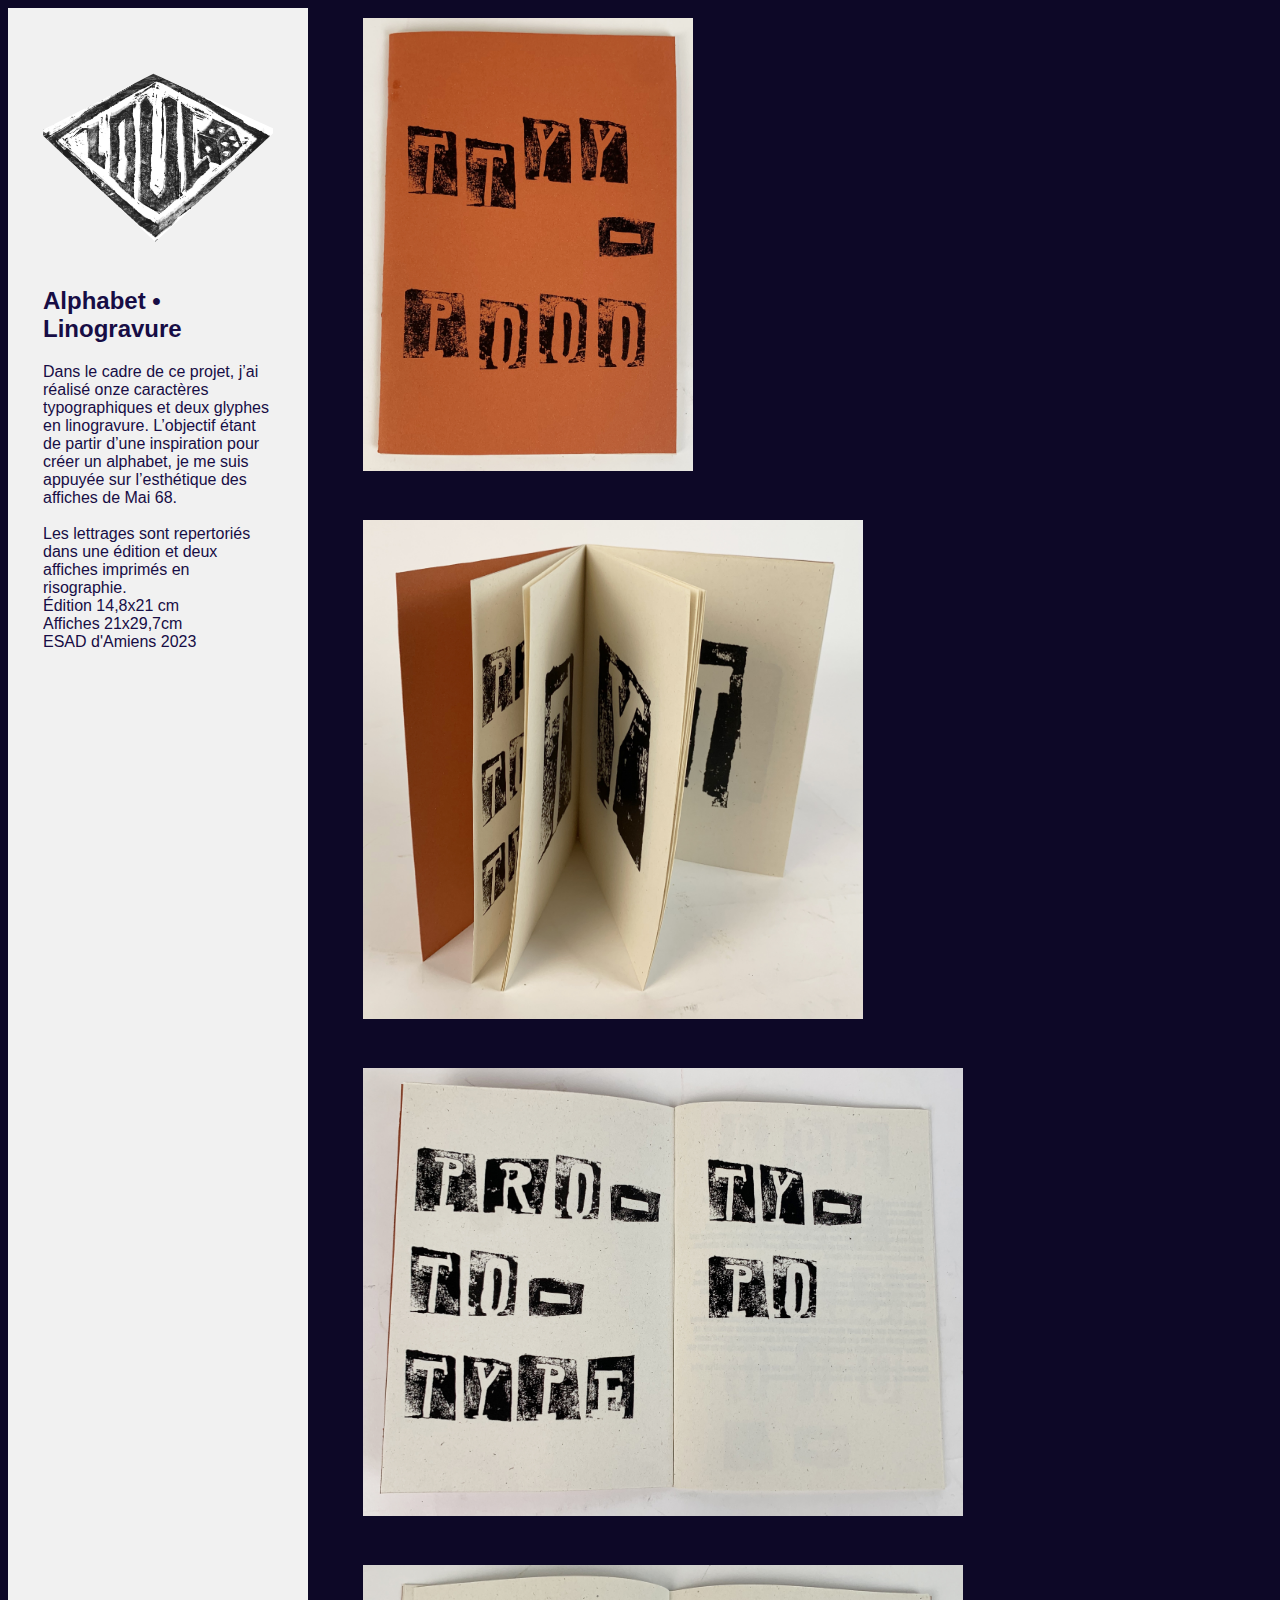
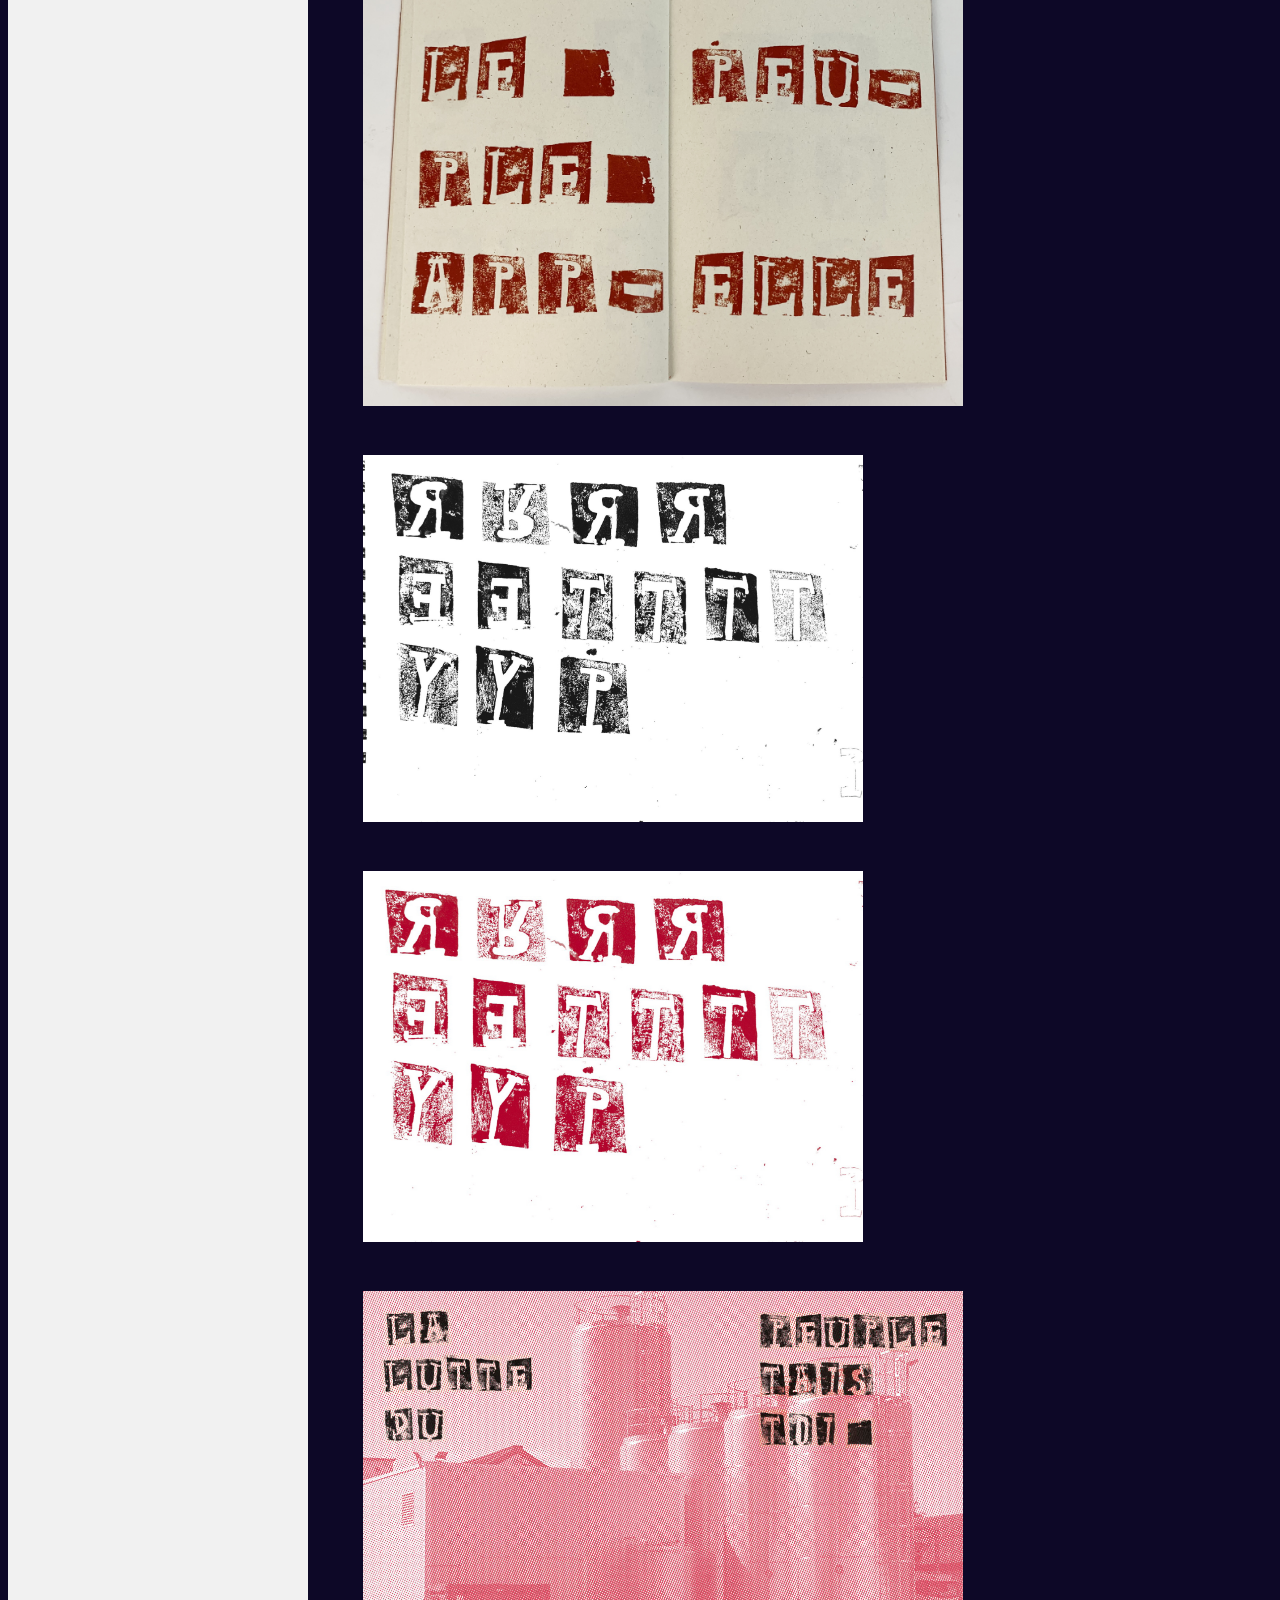
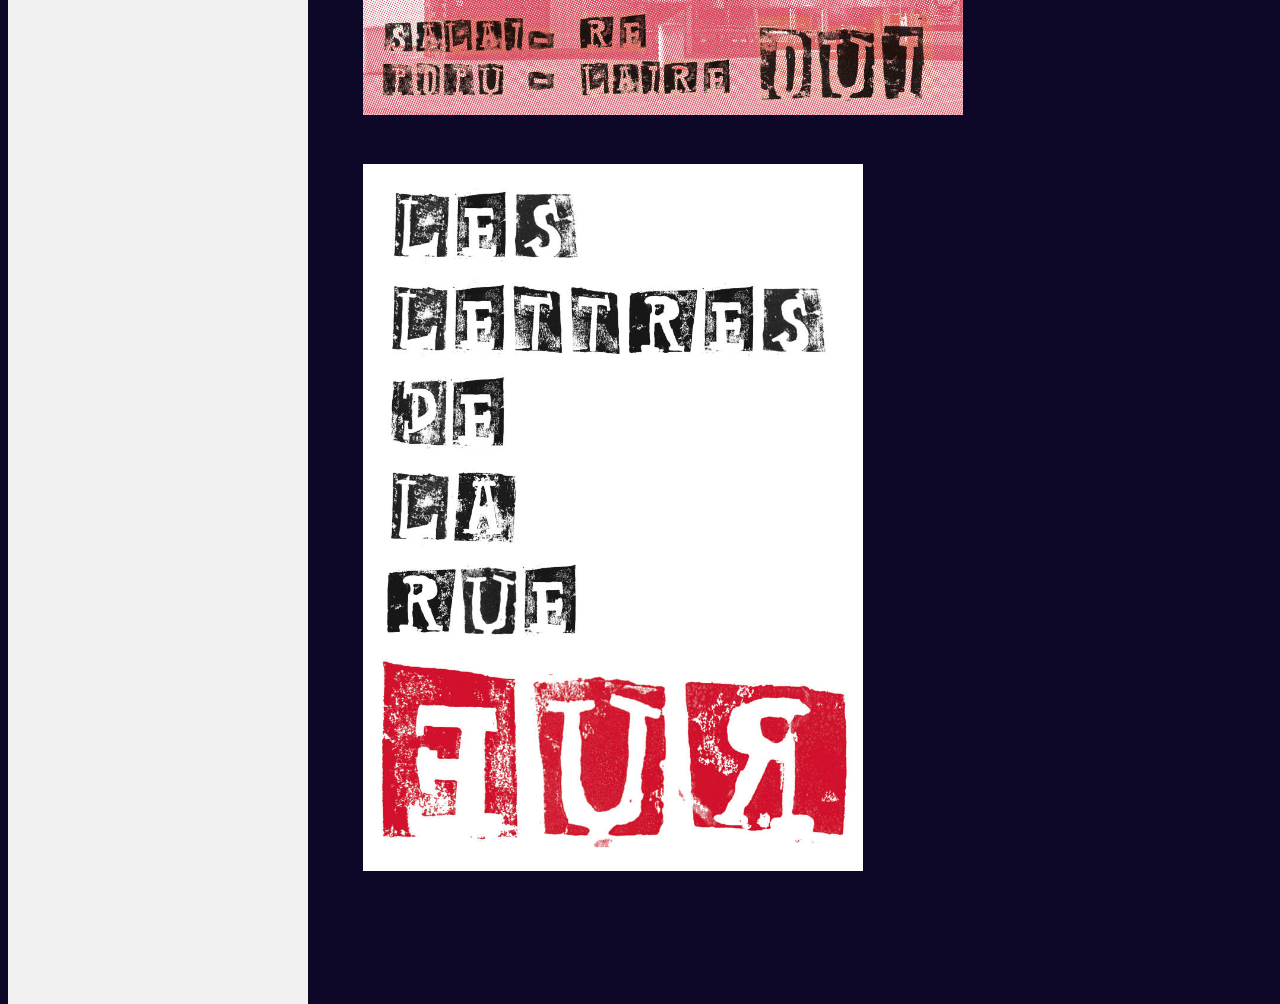
<file: alphabet-linogravure.html>
<!DOCTYPE html>
<html lang="en">
<head>
    <meta charset="UTF-8">
    <meta name="viewport" content="width=device-width, initial-scale=1.0">
    <title>Alphabat linogravure</title>
    <link rel="stylesheet" href="style.css">
</head>
<body class="body-grid">
    <header class="header">
        <h1 class="title">
            <a href="index.html" class="clip"><img src="teeshirt/IMG_8130 copie.jpg" alt="Logo Loul"></a>
        </h1>
        <div class="about">
            <h2> Alphabet • <br>
                Linogravure </h2>

            <p>Dans le cadre de ce projet, j’ai réalisé onze caractères typographiques et deux glyphes en linogravure. L’objectif étant de partir d’une inspiration pour créer un alphabet, je me suis appuyée sur l’esthétique des affiches de Mai 68. <br>
               <br>
               Les lettrages sont repertoriés dans une édition et deux affiches imprimés en risographie. <br>
                Édition 14,8x21 cm <br> Affiches 21x29,7cm <br> ESAD d'Amiens  2023
                 </p>

                </div>
    </header>
    <div class="grid">
    <a href="#" class="l"><img src="typo/couv 1.jpg" alt="couverture de l'édition"></a>
    <a href="#" class="m"><img src="typo/edition.jpg" alt="edition"></a>
    <a href="#" class="xl"><img src="typo/page 1.jpg" alt="pages de l'édition"></a>
    <a href="#" class="xl"><img src="typo/page 2.jpg" alt="pages de l'édition"></a>
    <a href="#" class="m"><img src="typo/typo noire.jpg" alt="typo noire"></a>
    <a href="#" class="m"><img src="typo/typo rouge.jpg" alt="typo rouge"></a>
    <a href="#" class="xl"><img src="typo/facicule .jpg" alt="poster"></a>
    <a href="#" class="m"><img src="typo/posters 2.jpg" alt="poster"></a>
</div>
    
  
</body>
</html>
</file>
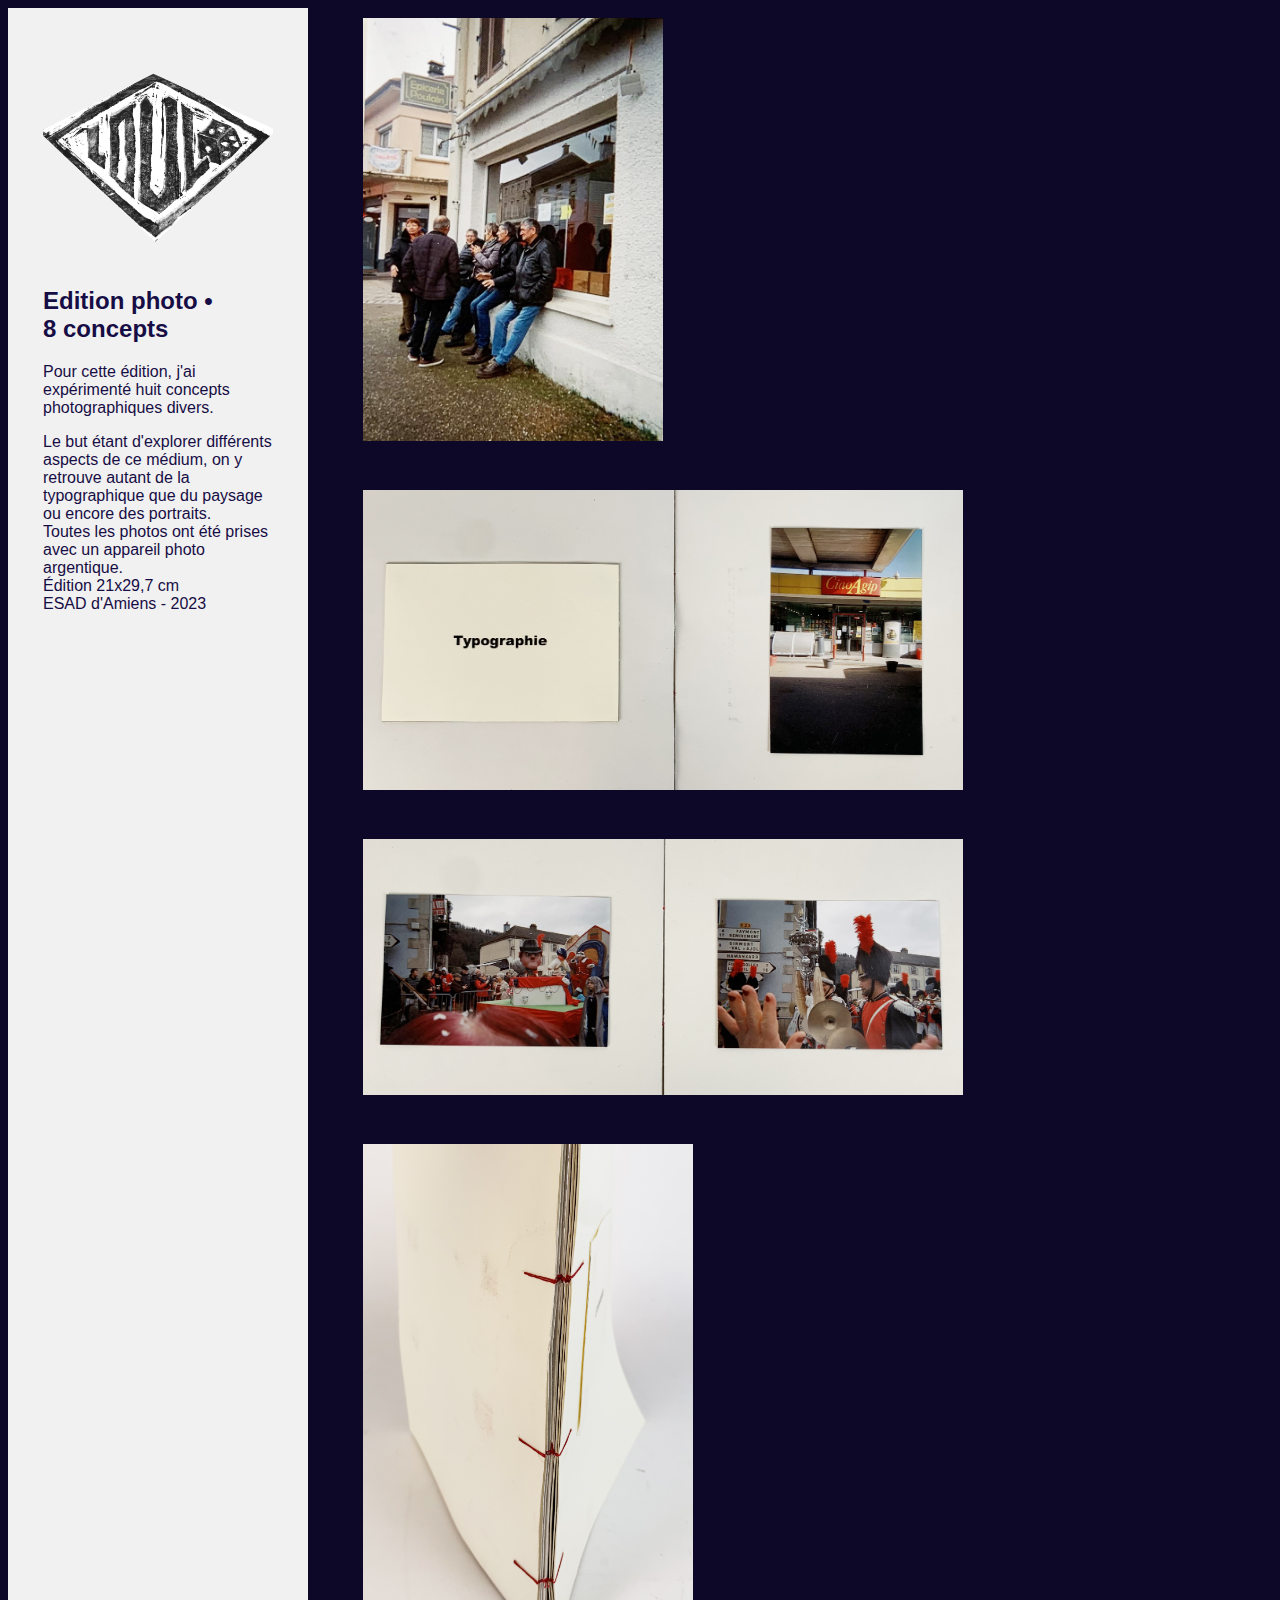
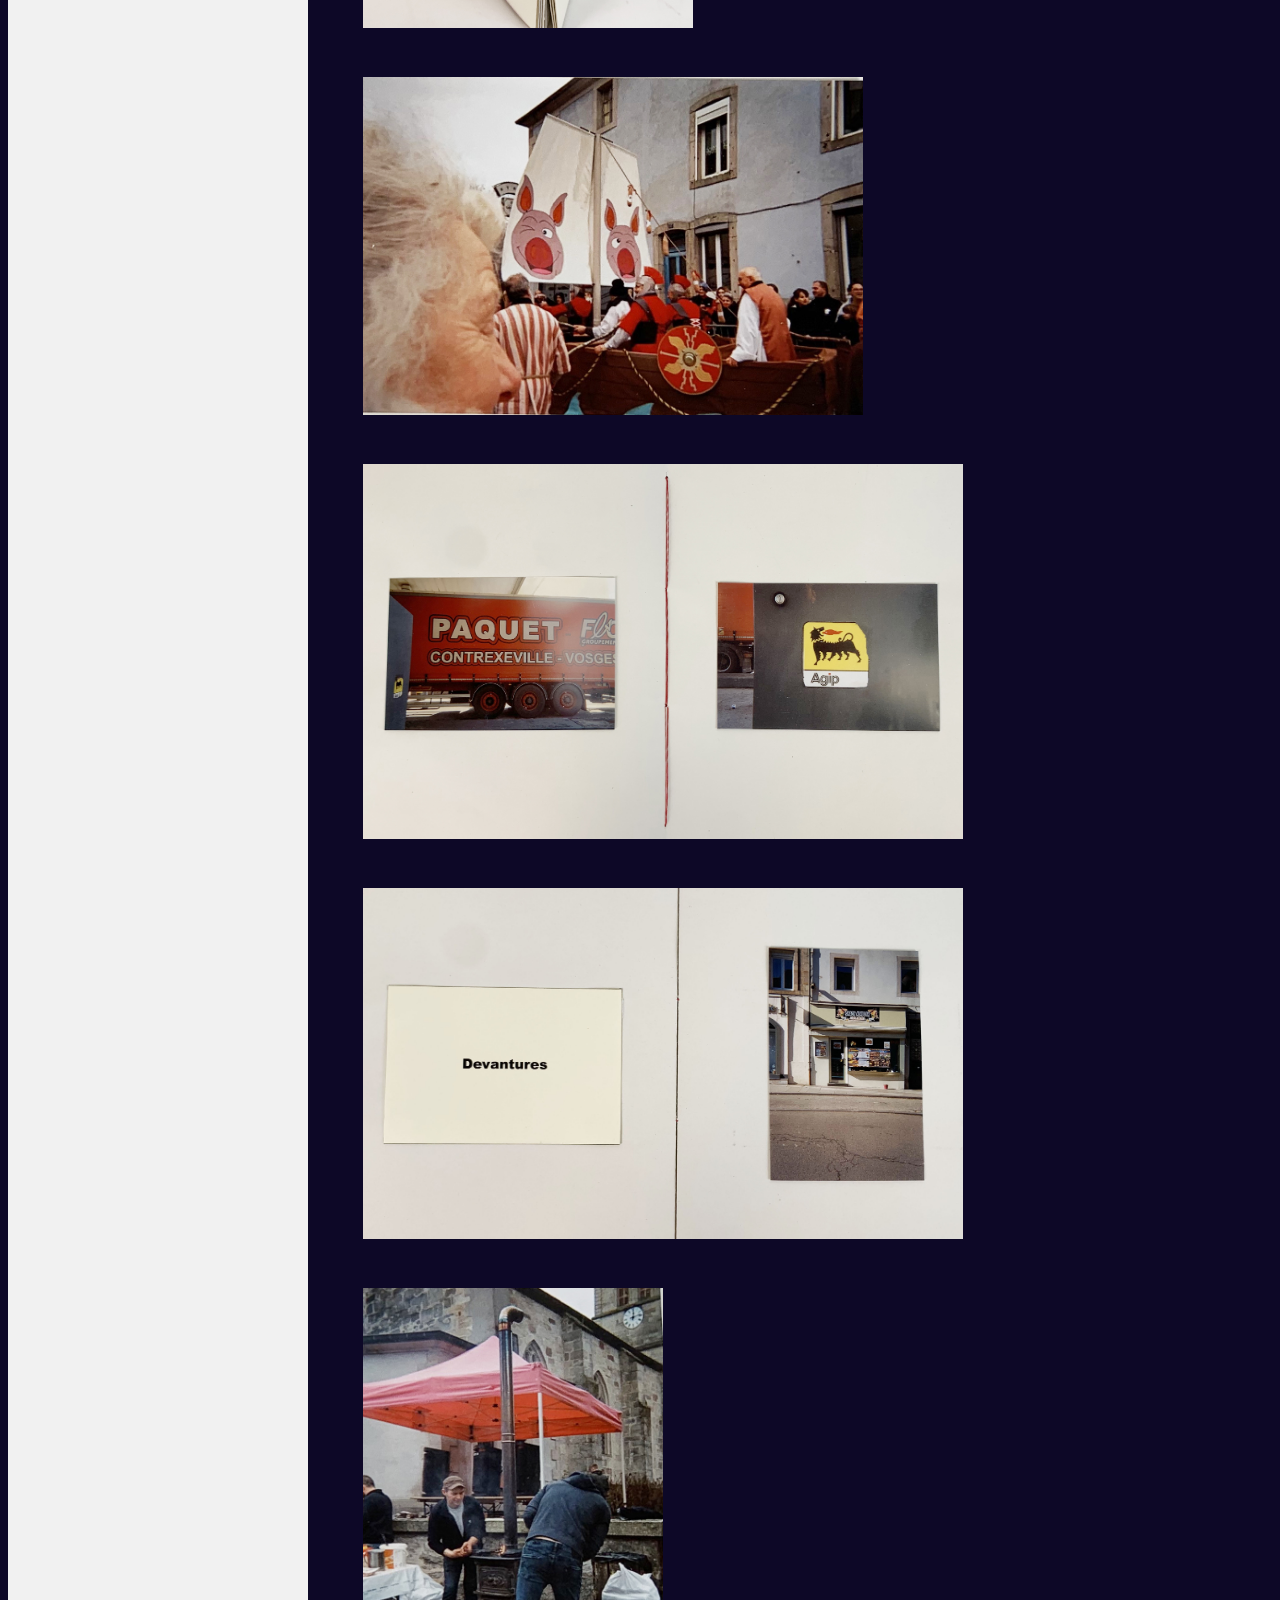
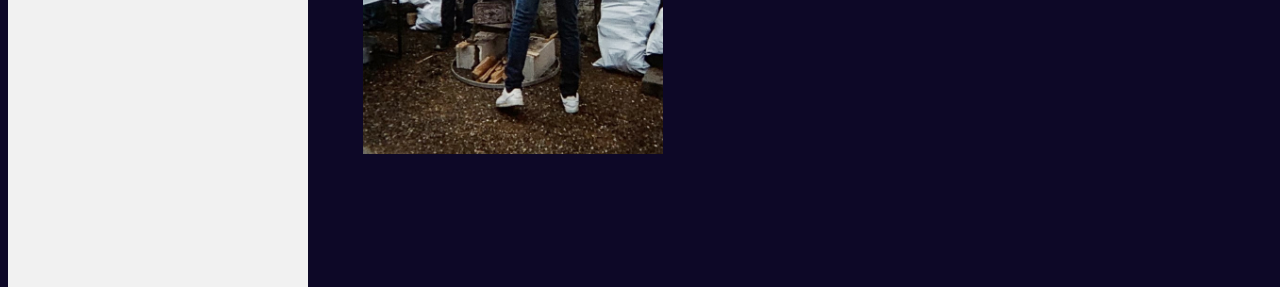
<file: edition-8-concepts-photos.html>
<!DOCTYPE html>
<html lang="en">
<head>
    <meta charset="UTF-8">
    <meta name="viewport" content="width=device-width, initial-scale=1.0">
    <title>edition 8 concepts photographiques</title>
    <link rel="stylesheet" href="style.css">
</head>
<body class="body-grid">
    <header class="header">
        <h1 class="title">
            <a href="index.html" class="clip"><img src="teeshirt/IMG_8130 copie.jpg" alt="Logo Loul"></a>
        </h1>
        <div class="about">
            <h2> Edition photo •<br>
                8 concepts </h2>

            <p>Pour cette édition, j'ai expérimenté huit concepts photographiques divers. </p> 
               <p>Le but étant d'explorer différents aspects de ce médium, on y retrouve autant de la typographique que du paysage ou encore des portraits.  <br>
            Toutes les photos ont été prises avec un appareil photo argentique. <br>
            Édition 21x29,7 cm <br> ESAD d'Amiens - 2023
         </p>

        </div>
    </header>

<div class="grid">
    <a href="#" class="s"><img src="photo/j'adore.jpg" alt="page de l'édition"></a>
    <a href="#" class="xl"><img src="photo/typooooo.jpg" alt="page de l'édition"></a>
   
     <a href="#" class="xl"><img src="photo/rouge.jpg" alt="page de l'édition"></a>
     <a href="#" class="l"><img src="photo/reliure.jpg" alt="reliure"></a>
    <a href="#" class="m"><img src="photo/se dissimuler.jpg" alt="page de l'édition"></a>
    <a href="#" class="xl"><img src="photo/UI.jpg" alt="page de l'édition"></a>
    <a href="#" class="xl"><img src="photo/devantures.jpg" alt="page de l'édition"></a>
    <a href="#" class="s"><img src="photo/j'adore 2.jpg" alt="page de l'édition"></a>

    
</div>
</body>
</html>
</file>
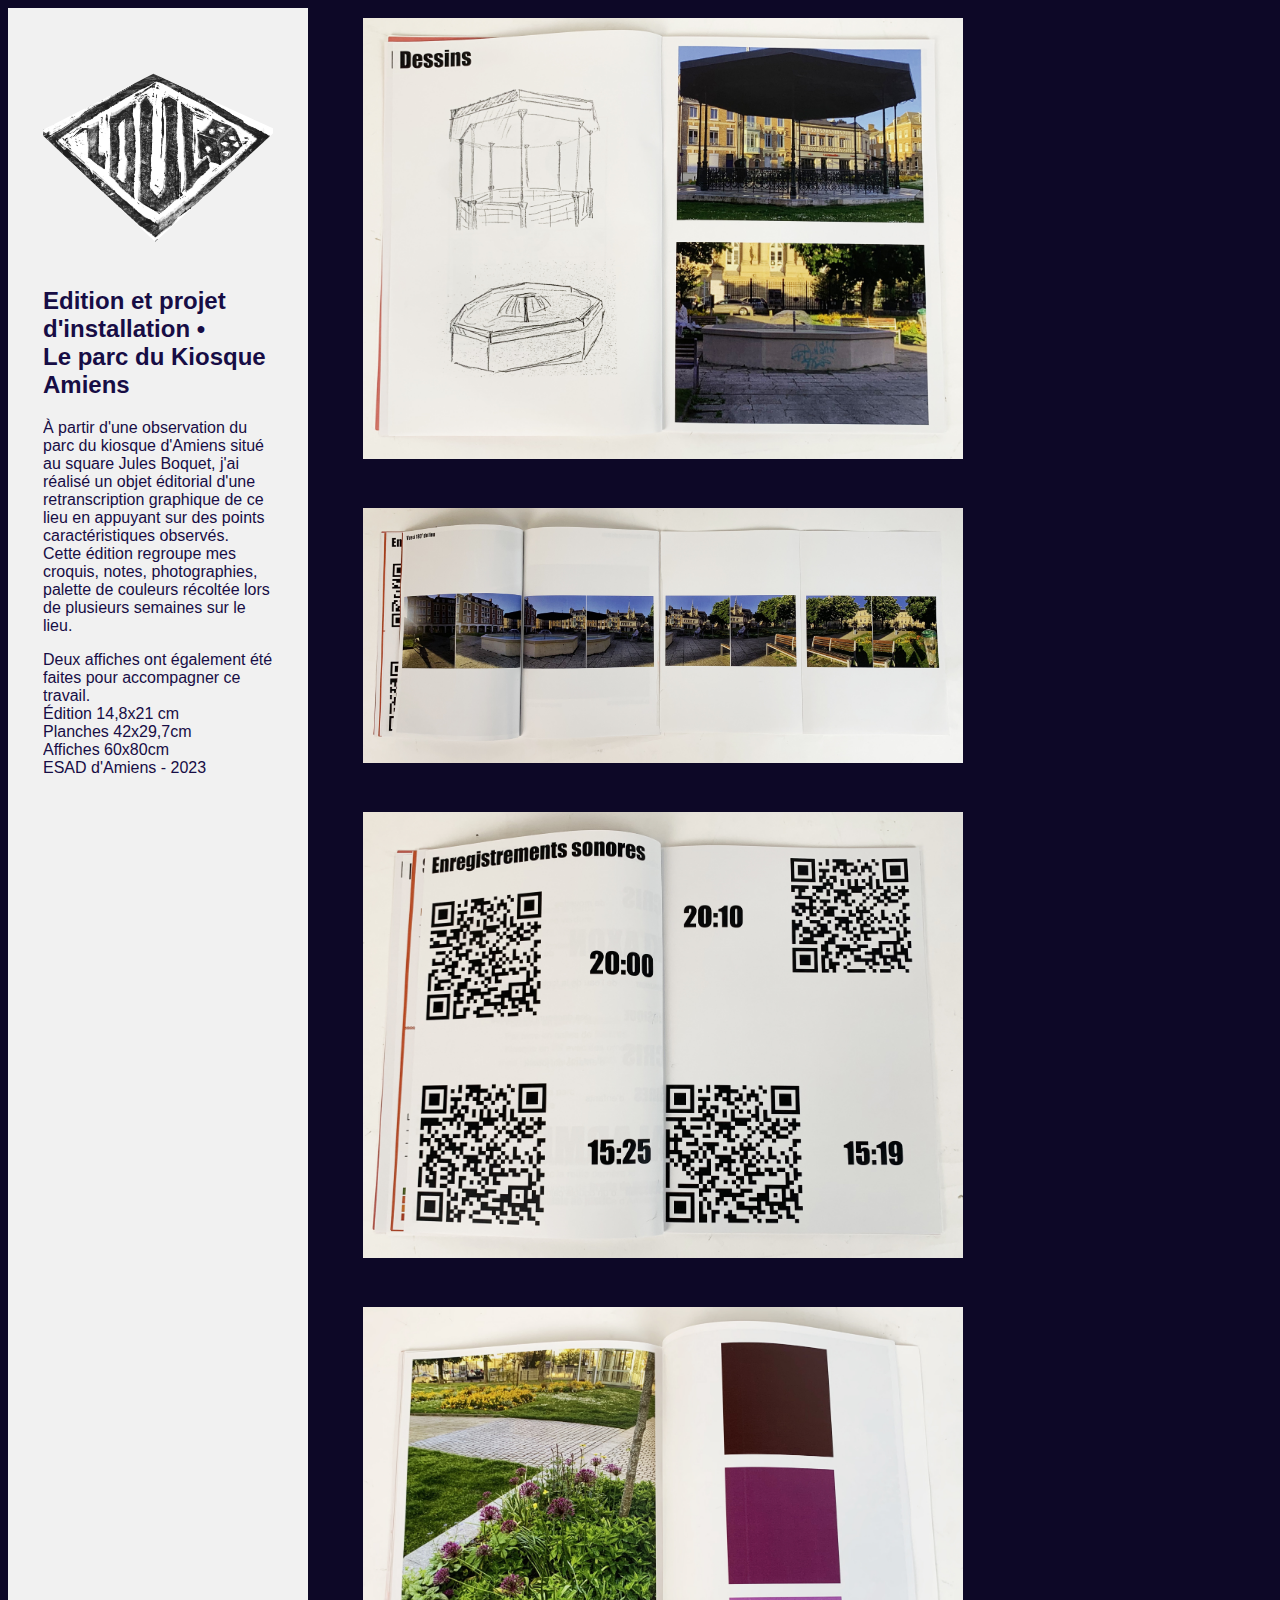
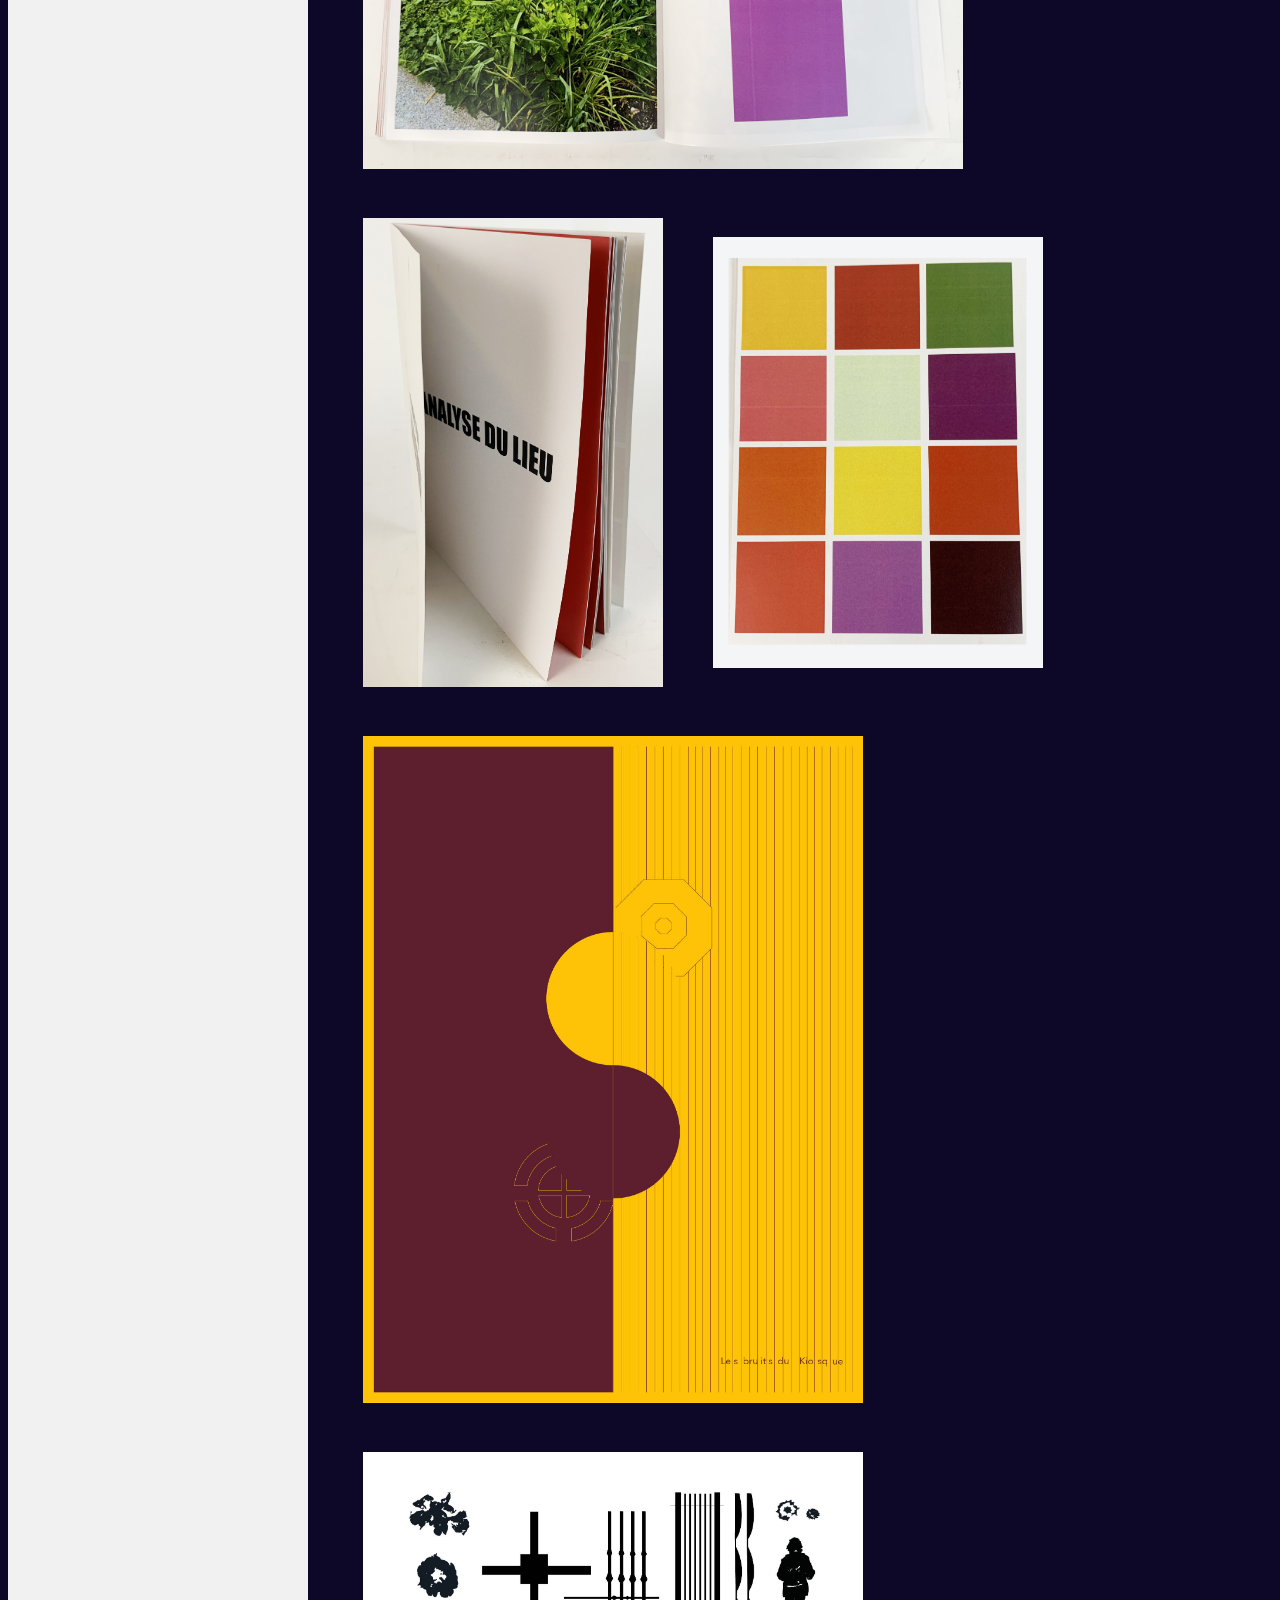
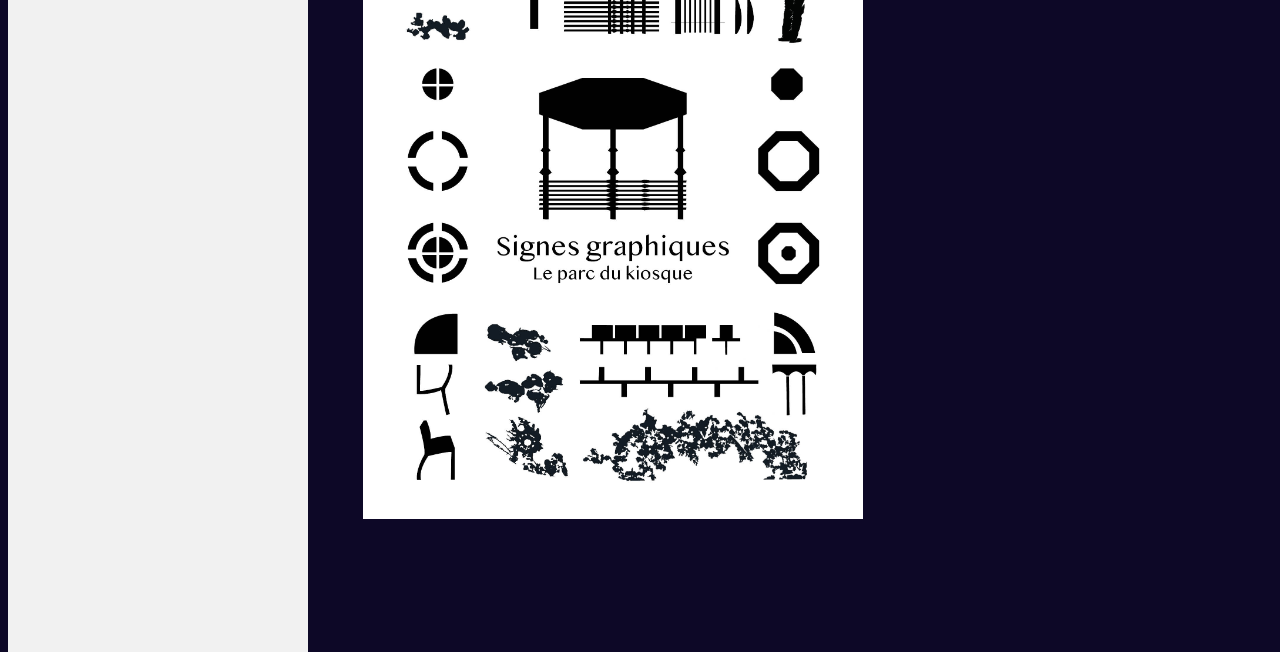
<file: edition-parc-du-kiosque-amiens.html>
<!DOCTYPE html>
<html lang="en">
<head>
    <meta charset="UTF-8">
    <meta name="viewport" content="width=device-width, initial-scale=1.0">
    <title>edition kiosque</title>
    <link rel="stylesheet" href="style.css">
</head>
<body class="body-grid">
    <header class="header">
        <h1 class="title">
            <a href="index.html" class="clip"><img src="teeshirt/IMG_8130 copie.jpg" alt="Logo Loul"></a>
        </h1>
        <div class="about">
            <h2> Edition et projet d'installation •<br>
                 Le parc du Kiosque Amiens</h2>

            <p>  À partir d'une observation du parc du kiosque d'Amiens situé au square Jules Boquet, j'ai réalisé un objet éditorial d'une retranscription graphique de ce lieu en appuyant sur des points caractéristiques observés.  <br>
                Cette édition regroupe mes croquis, notes, photographies, palette de couleurs récoltée lors de plusieurs semaines sur le lieu. 
                
            </p>

               Deux affiches ont également été faites pour accompagner ce travail. <br>
               Édition 14,8x21 cm <br>Planches 42x29,7cm <br> Affiches 60x80cm <br>ESAD d'Amiens - 2023 <br>
                    
                </div>
    </header>


    <div class="grid">
    <a href="#" class="xl"><img src="dg/lieu/edition 2.jpg" alt="page de l'édition"></a>
    <a href="#" class="xl"><img src="dg/lieu/edition 3.jpg" alt="page de l'édition"></a>
    <a href="#" class="xl"><img src="dg/lieu/edition 5.jpg" alt="page de l'édition"></a>
     <a href="#" class="xl"><img src="dg/lieu/edition 4.jpg" alt="page de l'édition"></a>
    <a href="#" class="s"><img src="dg/lieu/edition.jpg" alt="page de l'édition"></a>
    <a href="#" class="l"><img src="dg/lieu/lieu.jpg" alt="poster signes graphiques"></a>
    <a href="#" class="m"><img src="dg/lieu/poster signes graphiques 2.jpg" alt="poster exposition"></a>
    <a href="#" class="m"><img src="dg/lieu/poster signes graphiques.jpg" alt="poster signes graphiques"></a>
   
</div>
  
  
</body>
</html>
</file>
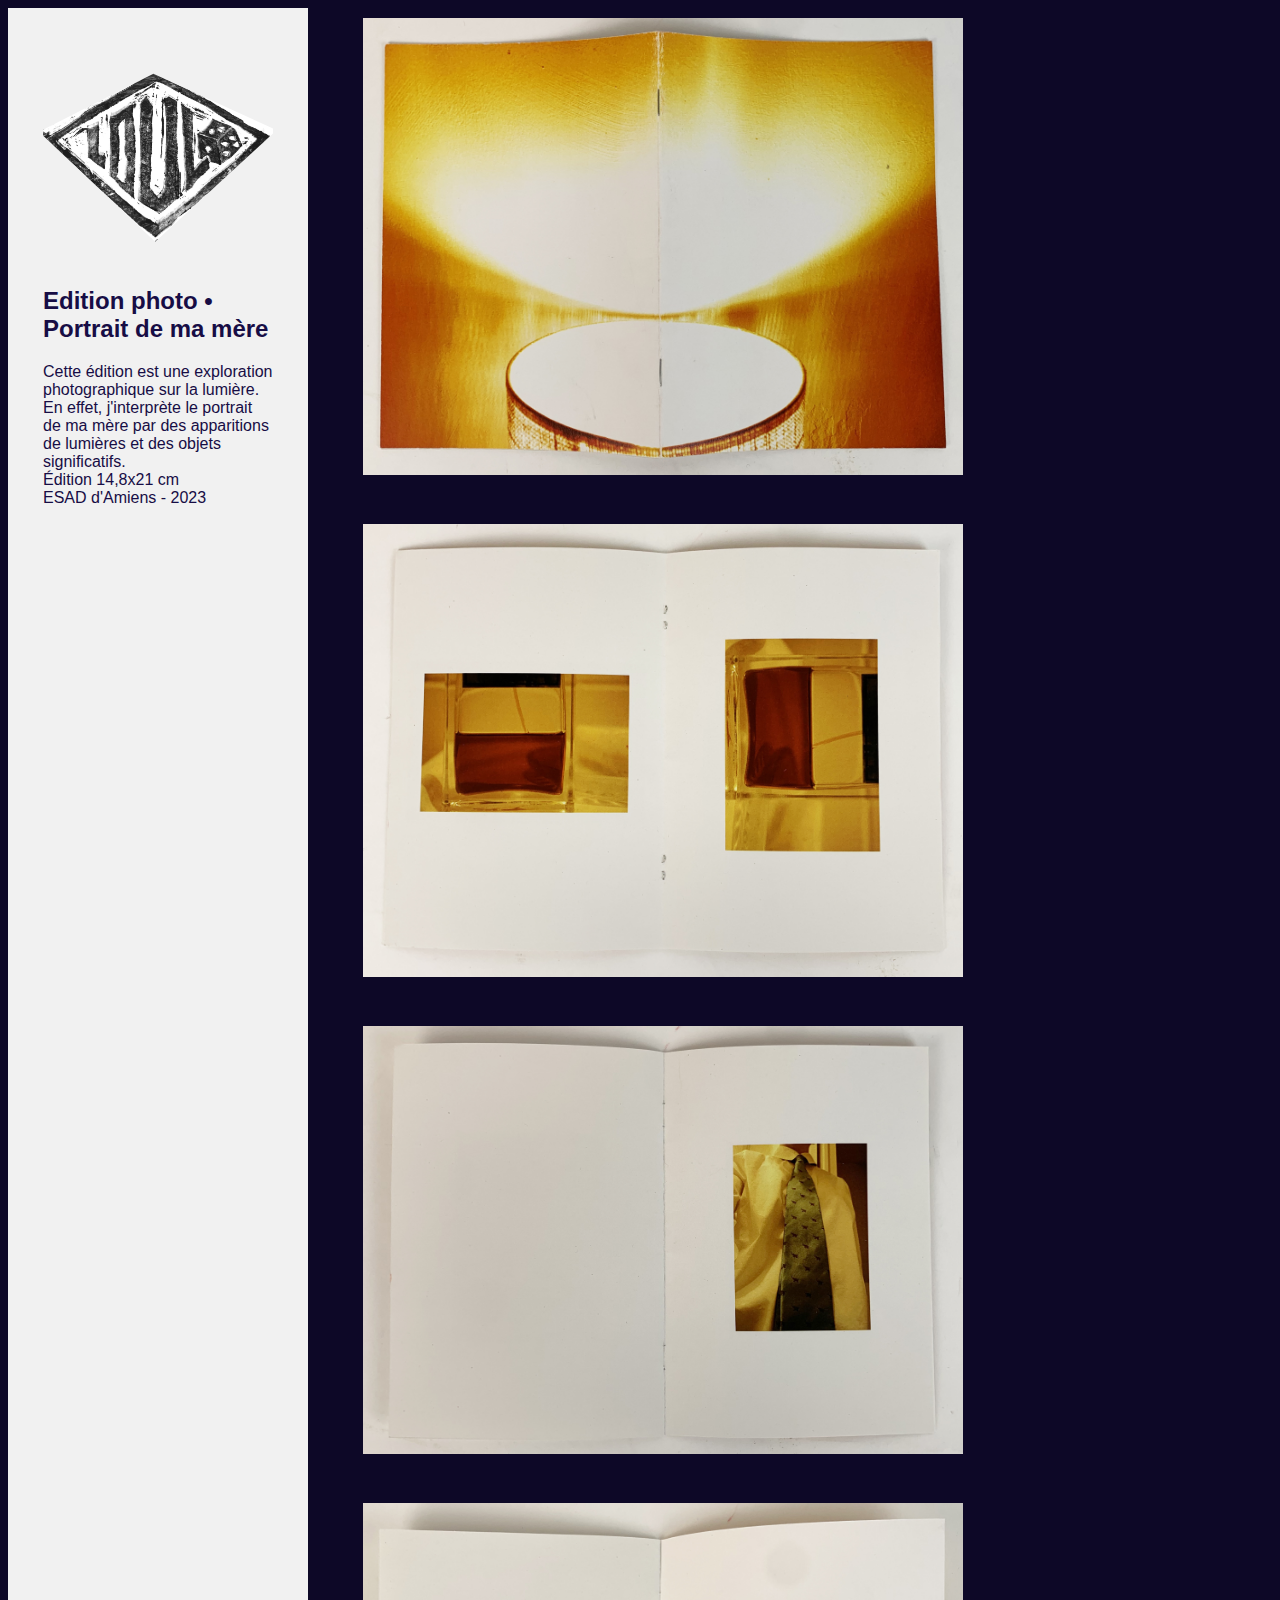
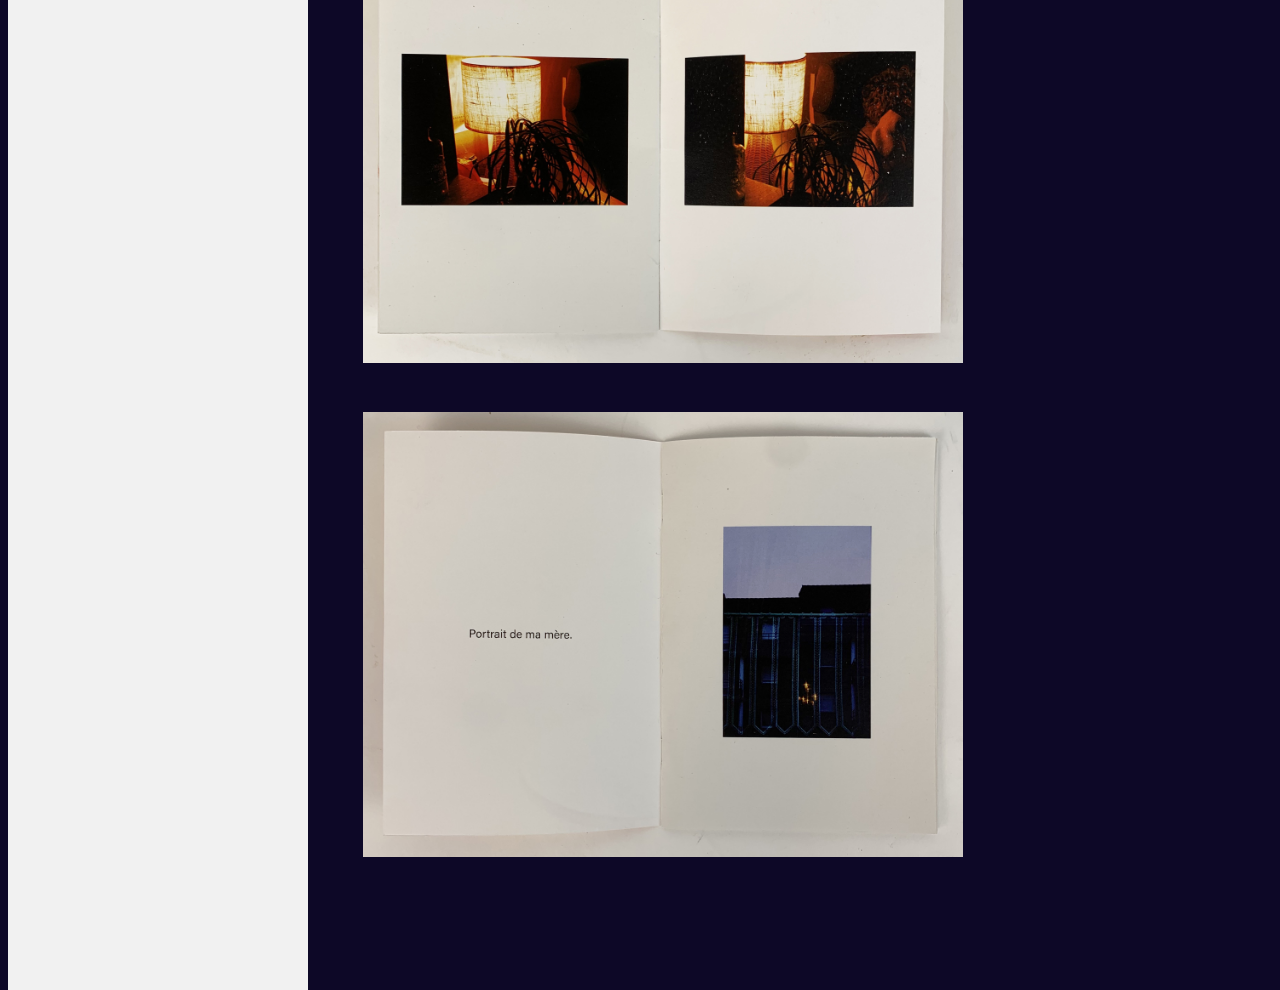
<file: edition-photo-portrait-de-ma-mere.html>
<!DOCTYPE html>
<html lang="en">
<head>
    <meta charset="UTF-8">
    <meta name="viewport" content="width=device-width, initial-scale=1.0">
    <title>edition portrait de ma mère</title>
    <link rel="stylesheet" href="style.css">
</head>
<body class="body-grid">
    <header class="header">
        <h1 class="title">
            <a href="index.html" class="clip"><img src="teeshirt/IMG_8130 copie.jpg" alt="Logo Loul"></a>
        </h1>
        <div class="about">
            <h2> Edition photo •<br>
                Portrait de ma mère </h2>

            <p>Cette édition est une exploration photographique sur la lumière. <br>
                En effet, j'interprète le portrait de ma mère par des apparitions de lumières et des objets significatifs. <br>
                Édition 14,8x21 cm <br> ESAD d'Amiens - 2023 <br>
             </p>

            </div>
    </header>

    <div class="grid">
    <a href="#" class="xl"><img src="photo/portrait de ma mere couv.jpg" alt="couverture de l'édition"></a>
    <a href="#" class="xl"><img src="photo/parfum.jpg" alt="pages de l'édition"></a>
    <a href="#" class="xl"><img src="photo/cravate.jpg" alt="pages de l'édition"></a>
    <a href="#" class="xl"><img src="photo/moi.jpg" alt="pages de l'édition"></a>
    <a href="#" class="xl"><img src="photo/portrait.jpg" alt="pages de l'édition"></a>
</div>
  

</body>
</html>
</file>
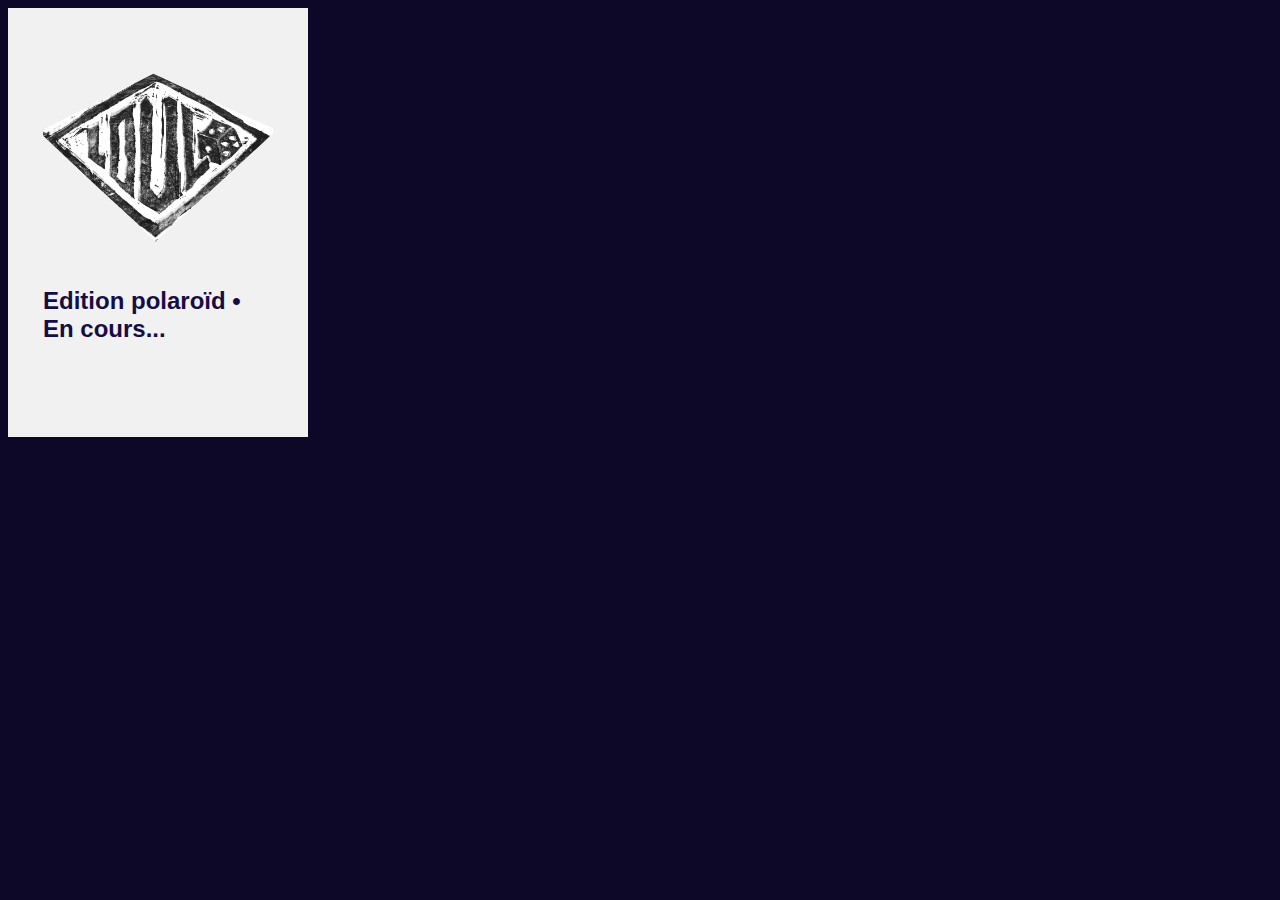
<file: edition-polaroid.html>
<!DOCTYPE html>
<html lang="en">
<head>
    <meta charset="UTF-8">
    <meta name="viewport" content="width=device-width, initial-scale=1.0">
    <title>Edition photo polaroids</title>
    <link rel="stylesheet" href="style.css">
</head>
<body class="body-grid">
    <header class="header">
        <h1 class="title">
            <a href="index.html" class="clip"><img src="teeshirt/IMG_8130 copie.jpg" alt="Logo Loul"></a>
        </h1>
        <p class="about">
            <h2> Edition polaroïd • <br>
                En cours... </h2>

            <p> </p>

        </p>
    </header>

    
</body>
</html>
</file>
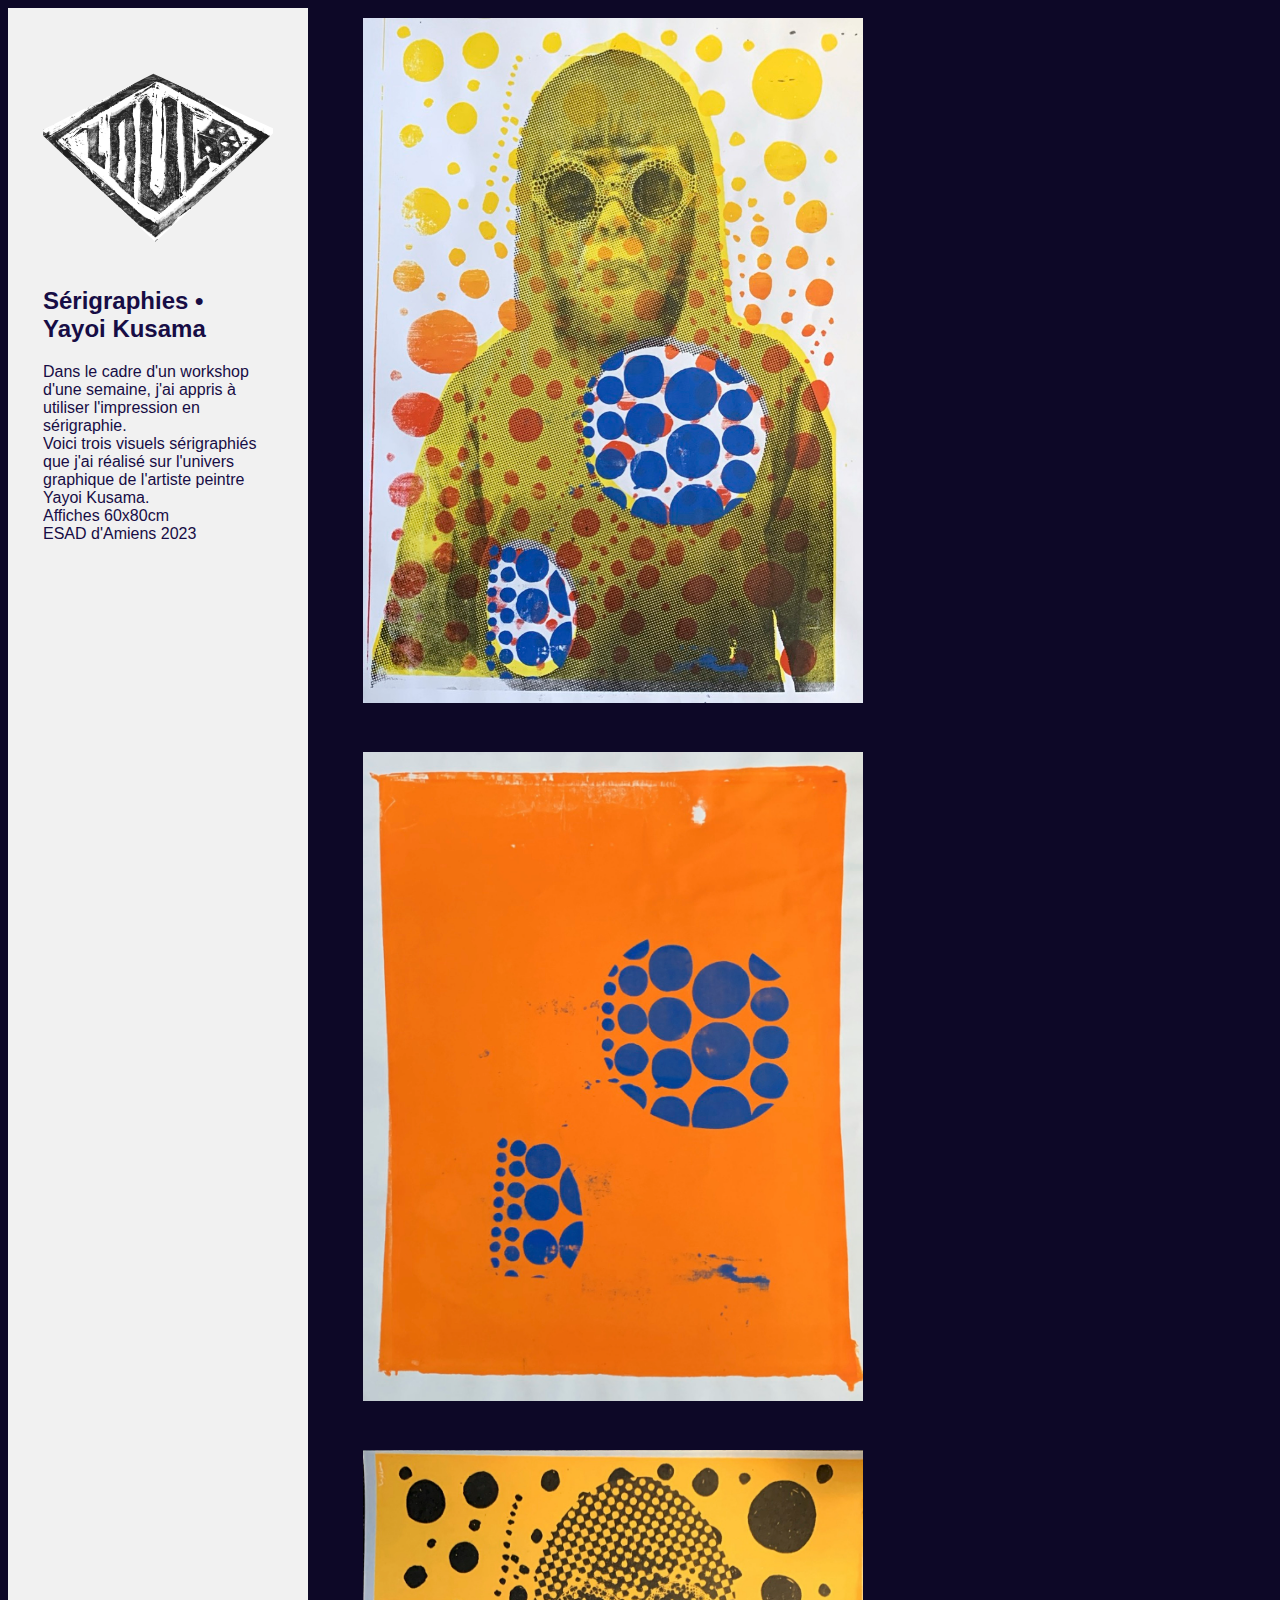
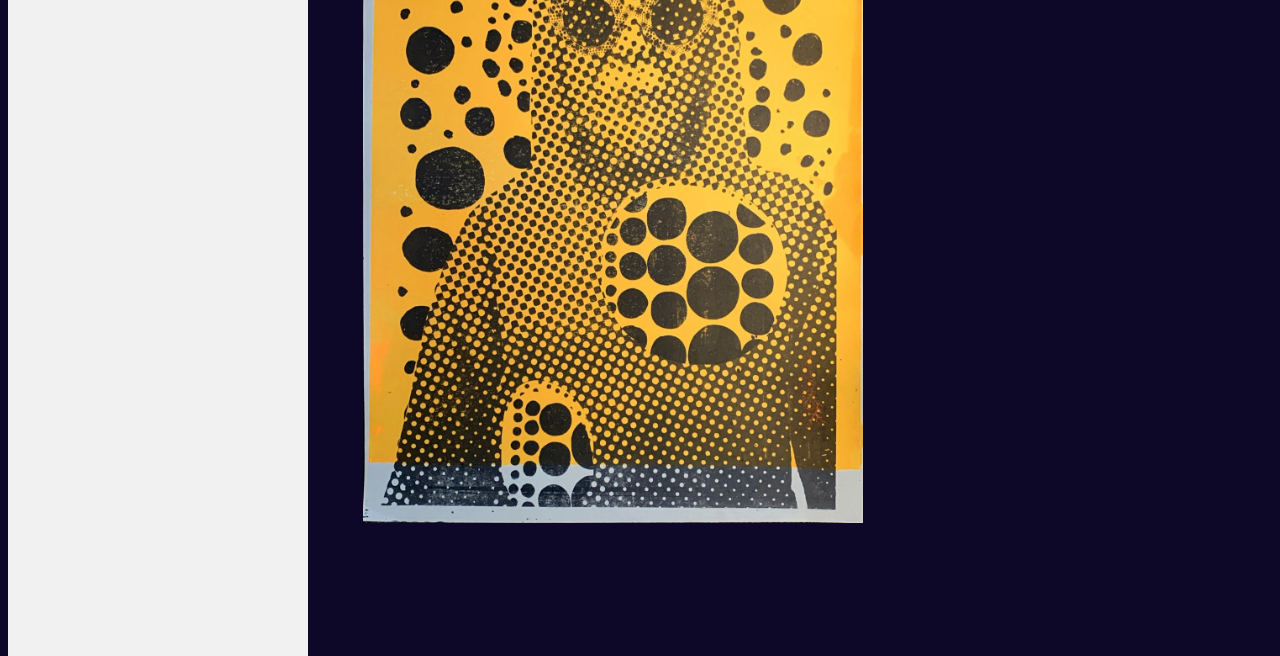
<file: serigraphie-Yayoi-kusasama.html>
<!DOCTYPE html>
<html lang="en">
<head>
    <meta charset="UTF-8">
    <meta name="viewport" content="width=device-width, initial-scale=1.0">
    <title>sérigraphies yayoi kusama</title>
    <link rel="stylesheet" href="style.css">
</head>
<body class="body-grid">
    <header class="header">
        <h1 class="title">
            <a href="index.html" class="clip"><img src="teeshirt/IMG_8130 copie.jpg" alt="Logo Loul"></a>
        </h1>
        <div class="about">
            <h2> Sérigraphies • <br>
                 Yayoi Kusama </h2>

            <p>Dans le cadre d'un workshop d'une semaine, j'ai appris à utiliser l'impression en sérigraphie. <br> 
                Voici trois visuels sérigraphiés que j'ai réalisé sur l'univers graphique de l'artiste peintre Yayoi Kusama. <br>
                Affiches 60x80cm <br> ESAD d'Amiens  2023
            </p>

        </div>
    </header>

    <div class="grid">
    <a href="#" class="m"><img src="dg/serigraphie/seri 2.jpg" alt="serigraphie yayoi kusama"></a>
    <a href="#" class="m"><img src="dg/serigraphie/seri 1.jpg" alt="serigraphie yayoi kusama"></a>
    <a href="#" class="m"><img src="dg/serigraphie/2023-10-15 12-22 page no. 1.jpg" alt="serigraphie yayoi kusama"></a>
</div>
</body>
</html>
</file>
<file: style.css>
body{
    background: rgb(13, 8, 39);
    color:rgb(56, 51, 51);
    font-family:'Lucida Sans', 'Lucida Sans Regular', 'Lucida Grande', 'Lucida Sans Unicode', Geneva, Verdana, sans-serif ;
}

img{
    max-width: 100%;
    height: auto;
}

.body-grid{
    display: grid;
    grid-template-columns: 300px 1fr;
    align-items: center;
    /* grid-template-columns: repeat(8,1fr); */
    grid-gap: 25px;
   
}

.grid{
    display: grid;
    grid-template-columns: repeat(auto-fill, 150px);
    align-items: center;
    /* grid-template-columns: repeat(8,1fr); */
    grid-gap: 25px;
  
}



.header{
    grid-row: span 4;
    align-self: stretch;
    background-color: #f1f1f1;
    padding: 30px 35px;
    text-decoration: none;
    color: rgb(23, 13, 69);
    /* position: sticky;
    top:8px;*/
    height:calc(100% - 16px); 

 }

.title{
    position: sticky;
    top:0;
}

.about{
    position: sticky;
    top:220px;
    background-color: #f1f1f1;

}

.l{
    margin-left: 20px; /* Assurez-vous que le contenu principal ne se superpose pas avec la colonne latérale */
    padding:10px;
    grid-column: span 2;
    width: 330px;
 
 
}

.s{
    margin-left: 20px; /* Assurez-vous que le contenu principal ne se superpose pas avec la colonne latérale */
    padding: 10px;
    grid-column: span 2;
    width: 300px;
    
}
.xs{
    margin-left: 20px; /* Assurez-vous que le contenu principal ne se superpose pas avec la colonne latérale */
    padding: 10px;
    grid-column: span 2;
    width: 250px;
    
}


.title{
font-family: Georgia, 'Times New Roman', Times, serif;
}

.clip{
    clip-path: polygon(48% -155px, 101.6% -274.32%, 48.8% 36%, -4px -269.61%)
}

.project{
    display: grid;
    grid-template-columns: repeat(auto-fill, 150px);
    align-items: center;
    /* grid-template-columns: repeat(8,1fr); */
    grid-gap: 25px;

}

.xl{
    margin-left: 20px; 
    padding: 10px;
    grid-column: span 6;
    width: 600px;

} 


.m{
    margin-left: 20px; 
    padding: 10px;
    grid-column: span 6;
    width: 500px;

}
</file>
